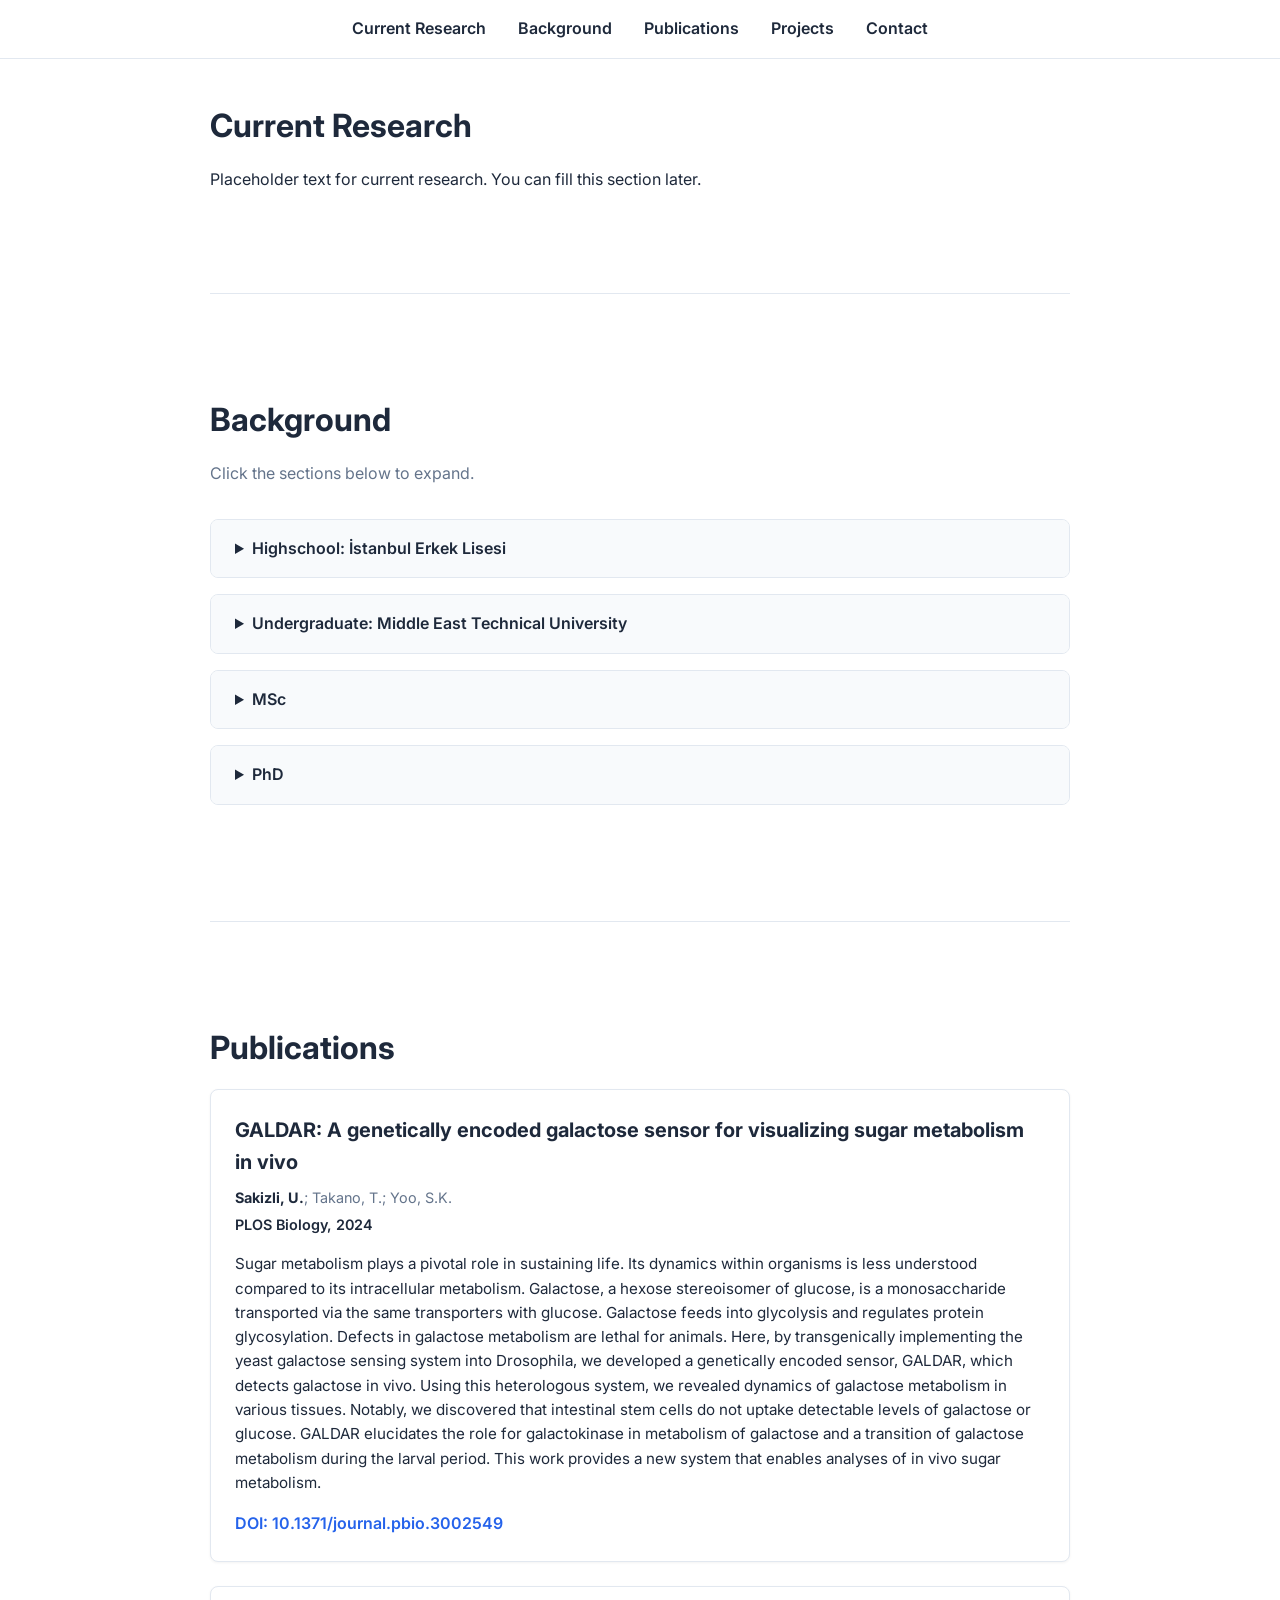
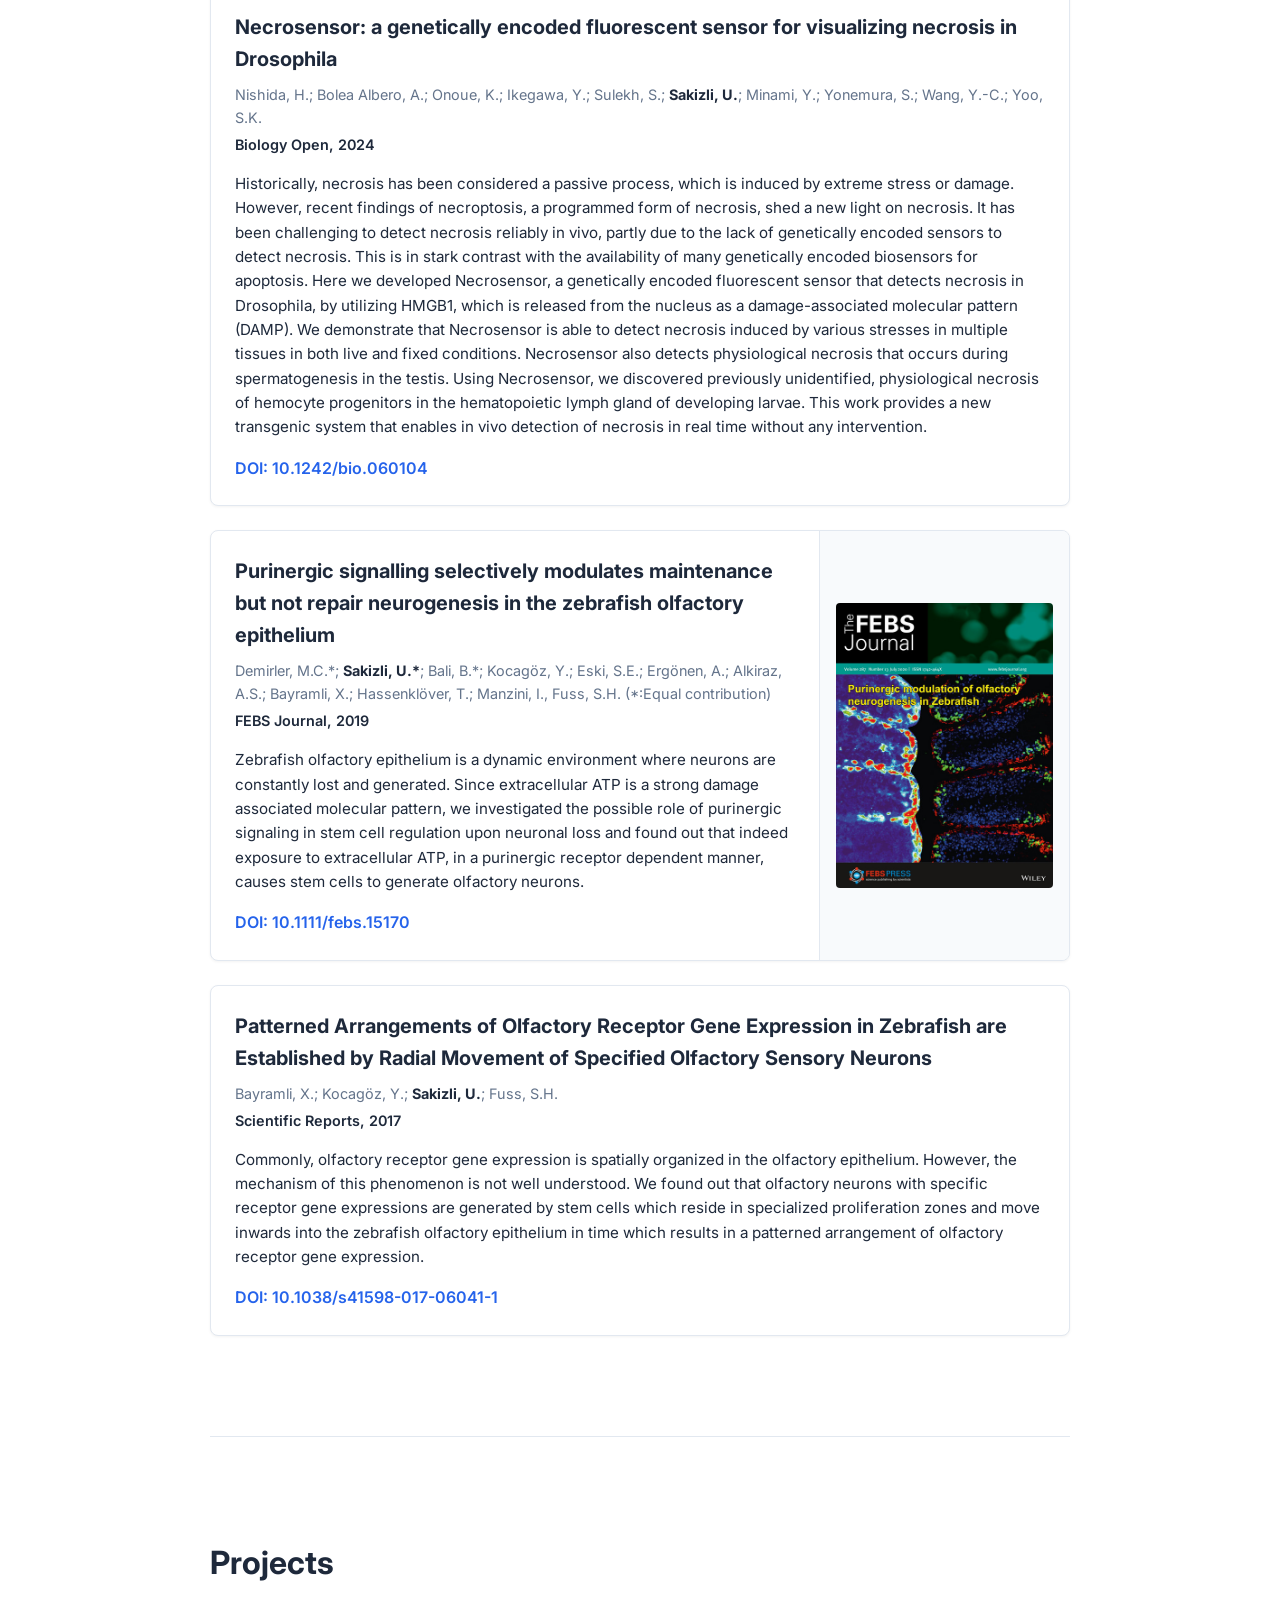
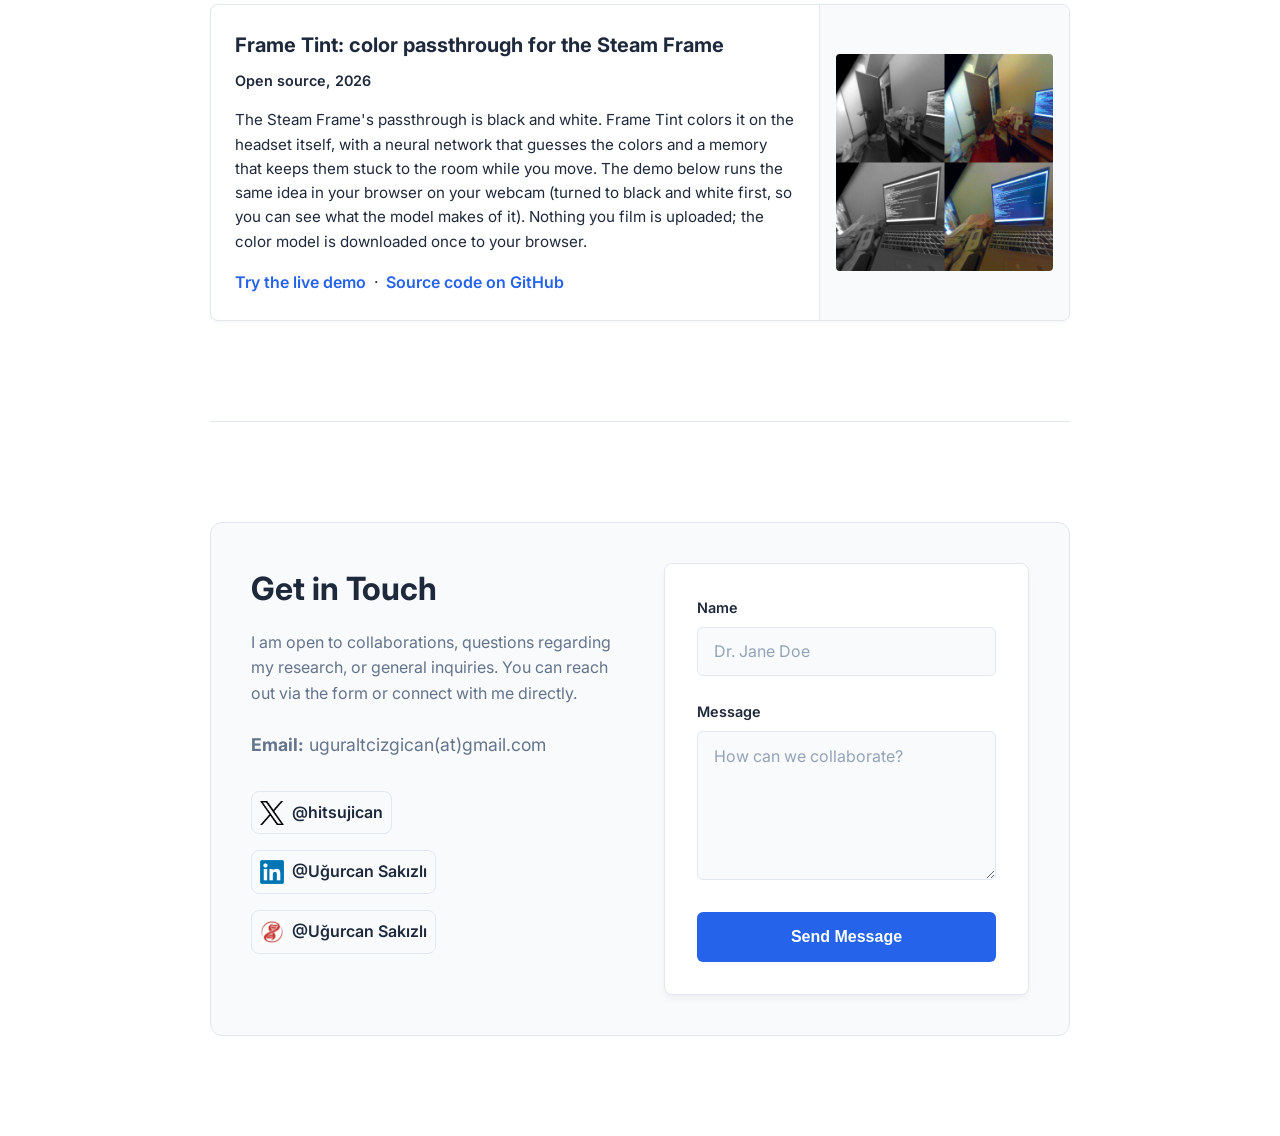
<file: index.html>
<!DOCTYPE html>
<html lang="en">
<head>
  <meta charset="UTF-8">
  <meta name="viewport" content="width=device-width, initial-scale=1.0">
  <title>Uğurcan Sakızlı - Portfolio</title>
  <link rel="preconnect" href="https://fonts.googleapis.com">
  <link rel="preconnect" href="https://fonts.gstatic.com" crossorigin>
  <link href="https://fonts.googleapis.com/css2?family=Inter:wght@400;600;700&display=swap" rel="stylesheet">
  <link rel="stylesheet" type="text/css" href="styles.css">
</head>
<body>
  <header class="fixed-header">
    <nav>
      <ul>
        <li><a href="#section-research">Current Research</a></li>
        <li><a href="#section1">Background</a></li>
        <li><a href="#section2">Publications</a></li>
        <li><a href="#section-projects">Projects</a></li>
        <li><a href="#section-contact">Contact</a></li>
      </ul>
    </nav>
  </header>
  
  <main class="container">
    <section id="section-research" class="section">
      <h2>Current Research</h2>
      <p>Placeholder text for current research. You can fill this section later.</p>
    </section>

    <section id="section1" class="section">
      <h2>Background</h2>
      <p class="subtitle">Click the sections below to expand.</p>
      
      <details class="accordion">
        <summary>Highschool: İstanbul Erkek Lisesi</summary>
        <div class="accordion-content">
          <p>İstanbul Erkek Lisesi is one of the most prestigious high schools in Turkey.</p>
          <p>Its Germany-based style of education provides the students with a skill set which prioritizes critical thinking and problem solving.</p>
          <p>I graduated İstanbul Erkek Lisesi with an Abitur, which is equal to what a German student obtains after graduating the highest tier high school in Germany.</p>
        </div>
      </details>

      <details class="accordion">
        <summary>Undergraduate: Middle East Technical University</summary>
        <div class="accordion-content">
          <p>METU is one of the highest ranking universities in Turkey -3rd in 2023. My major here was biology.</p>
          <p>During my undergraduate education in METU I focused on learning as much as possible on a wide variety of topics.</p>
          <p>In the last two years of my studies I was hooked to immunology greatly because of wonderful classes by Mayda Gürsel. I completed many grad-level immunology courses with best scores in the class.</p>
          <p>In addition to immunology, I learned recombinant DNA techniques and transitioned into molecular biology.</p>
        </div>
      </details>
      
      <details class="accordion">
        <summary>MSc</summary>
        <div class="accordion-content">
          <p>Explanatory text for MSc.</p>
        </div>
      </details>

      <details class="accordion">
        <summary>PhD</summary>
        <div class="accordion-content">
          <p>Explanatory text for PhD.</p>
        </div>
      </details>
    </section>
    
    <section id="section2" class="section">
      <h2>Publications</h2>
      <div class="publication-list">

        <div class="publication-card">
          <div class="publication-content">
            <h3>GALDAR: A genetically encoded galactose sensor for visualizing sugar metabolism in vivo</h3>
            <p class="authors"><span class="author-bold">Sakizli, U.</span>; Takano, T.; Yoo, S.K.</p>
            <p class="publication-year">PLOS Biology, 2024</p>
            <p class="description">Sugar metabolism plays a pivotal role in sustaining life. Its dynamics within organisms is less understood compared to its intracellular metabolism. Galactose, a hexose stereoisomer of glucose, is a monosaccharide transported via the same transporters with glucose. Galactose feeds into glycolysis and regulates protein glycosylation. Defects in galactose metabolism are lethal for animals. Here, by transgenically implementing the yeast galactose sensing system into Drosophila, we developed a genetically encoded sensor, GALDAR, which detects galactose in vivo. Using this heterologous system, we revealed dynamics of galactose metabolism in various tissues. Notably, we discovered that intestinal stem cells do not uptake detectable levels of galactose or glucose. GALDAR elucidates the role for galactokinase in metabolism of galactose and a transition of galactose metabolism during the larval period. This work provides a new system that enables analyses of in vivo sugar metabolism.</p>
            <a href="https://journals.plos.org/plosbiology/article?id=10.1371/journal.pbio.3002549" target="_blank" class="publication-link">DOI: 10.1371/journal.pbio.3002549</a>
          </div>
        </div>

        <div class="publication-card">
          <div class="publication-content">
            <h3>Necrosensor: a genetically encoded fluorescent sensor for visualizing necrosis in Drosophila</h3>
            <p class="authors">Nishida, H.; Bolea Albero, A.; Onoue, K.; Ikegawa, Y.; Sulekh, S.; <span class="author-bold">Sakizli, U.</span>; Minami, Y.; Yonemura, S.; Wang, Y.-C.; Yoo, S.K.</p>
            <p class="publication-year">Biology Open, 2024</p>
            <p class="description">Historically, necrosis has been considered a passive process, which is induced by extreme stress or damage. However, recent findings of necroptosis, a programmed form of necrosis, shed a new light on necrosis. It has been challenging to detect necrosis reliably in vivo, partly due to the lack of genetically encoded sensors to detect necrosis. This is in stark contrast with the availability of many genetically encoded biosensors for apoptosis. Here we developed Necrosensor, a genetically encoded fluorescent sensor that detects necrosis in Drosophila, by utilizing HMGB1, which is released from the nucleus as a damage-associated molecular pattern (DAMP). We demonstrate that Necrosensor is able to detect necrosis induced by various stresses in multiple tissues in both live and fixed conditions. Necrosensor also detects physiological necrosis that occurs during spermatogenesis in the testis. Using Necrosensor, we discovered previously unidentified, physiological necrosis of hemocyte progenitors in the hematopoietic lymph gland of developing larvae. This work provides a new transgenic system that enables in vivo detection of necrosis in real time without any intervention.</p>
            <a href="https://journals.biologists.com/bio/article/13/1/bio060104/342473" target="_blank" class="publication-link">DOI: 10.1242/bio.060104</a>
          </div>
        </div>
        
        <div class="publication-card">
          <div class="publication-content">
            <h3>Purinergic signalling selectively modulates maintenance but not repair neurogenesis in the zebrafish olfactory epithelium</h3>
            <p class="authors">Demirler, M.C.*; <span class="author-bold">Sakizli, U.*</span>; Bali, B.*; Kocagöz, Y.; Eski, S.E.; Ergönen, A.; Alkiraz, A.S.; Bayramli, X.; Hassenklöver, T.; Manzini, I., Fuss, S.H. (*:Equal contribution)</p>
            <p class="publication-year">FEBS Journal, 2019</p>
            <p class="description">Zebrafish olfactory epithelium is a dynamic environment where neurons are constantly lost and generated. Since extracellular ATP is a strong damage associated molecular pattern, we investigated the possible role of purinergic signaling in stem cell regulation upon neuronal loss and found out that indeed exposure to extracellular ATP, in a purinergic receptor dependent manner, causes stem cells to generate olfactory neurons.</p>
            <a href="https://febs.onlinelibrary.wiley.com/doi/full/10.1111/febs.15170" target="_blank" class="publication-link">DOI: 10.1111/febs.15170</a>
          </div>
          <div class="publication-image">
            <img src="images/febs.jpg" alt="FEBS Journal Graphical Abstract">
          </div>
        </div>

        <div class="publication-card">
          <div class="publication-content">
            <h3>Patterned Arrangements of Olfactory Receptor Gene Expression in Zebrafish are Established by Radial Movement of Specified Olfactory Sensory Neurons</h3>
            <p class="authors">Bayramli, X.; Kocagöz, Y.; <span class="author-bold">Sakizli, U.</span>; Fuss, S.H.</p>
            <p class="publication-year">Scientific Reports, 2017</p>
            <p class="description">Commonly, olfactory receptor gene expression is spatially organized in the olfactory epithelium. However, the mechanism of this phenomenon is not well understood. We found out that olfactory neurons with specific receptor gene expressions are generated by stem cells which reside in specialized proliferation zones and move inwards into the zebrafish olfactory epithelium in time which results in a patterned arrangement of olfactory receptor gene expression.</p>
            <a href="https://www.nature.com/articles/s41598-017-06041-1" target="_blank" class="publication-link">DOI: 10.1038/s41598-017-06041-1</a>
          </div>
        </div>

      </div>
    </section>

    <section id="section-projects" class="section">
      <h2>Projects</h2>
      <div class="publication-list">

        <div class="publication-card">
          <div class="publication-content">
            <h3>Frame Tint: color passthrough for the Steam Frame</h3>
            <p class="publication-year">Open source, 2026</p>
            <p class="description">The Steam Frame's passthrough is black and white. Frame Tint colors it on the headset itself, with a neural network that guesses the colors and a memory that keeps them stuck to the room while you move. The demo below runs the same idea in your browser on your webcam (turned to black and white first, so you can see what the model makes of it). Nothing you film is uploaded; the color model is downloaded once to your browser.</p>
            <a href="frame-tint/" class="publication-link">Try the live demo</a>
            &nbsp;&middot;&nbsp;
            <a href="https://github.com/ugurcansakizli/frame-tint" target="_blank" class="publication-link">Source code on GitHub</a>
          </div>
          <div class="publication-image">
            <img src="images/frame-tint-example.jpg" alt="Black and white camera pictures next to the colored result">
          </div>
        </div>

      </div>
    </section>

    <section id="section-contact" class="section">
      <div class="contact-container">
        <div class="contact-info">
          <h2>Get in Touch</h2>
          <p>I am open to collaborations, questions regarding my research, or general inquiries. You can reach out via the form or connect with me directly.</p>
          
          <div class="direct-contact">
            <p><strong>Email:</strong> uguraltcizgican(at)gmail.com</p>
          </div>
          
          <div class="social-links">
            <a href="https://twitter.com/hitsujican" target="_blank" class="social-item">
              <img src="images/twitter-logo.png" alt="Twitter">
              <span>@hitsujican</span>
            </a>
            <a href="https://www.linkedin.com/in/u%C4%9Furcan-sak%C4%B1zl%C4%B1-64880514b/" target="_blank" class="social-item">
              <img src="images/linkedin-logo.png" alt="LinkedIn">
              <span>@Uğurcan Sakızlı</span>
            </a>
            <a href="https://evrimagaci.org/babalus116" target="_blank" class="social-item">
              <img src="images/evrim-logo.webp" alt="Evrim Agaci">
              <span>@Uğurcan Sakızlı</span>
            </a>
          </div>
        </div>

        <div class="contact-form-wrapper">
          <form id="fs-frm" name="simple-contact-form" accept-charset="utf-8" action="https://formspree.io/f/myyqjyly" method="post" class="contact-form">
            <fieldset id="fs-frm-inputs">
              <div class="form-group">
                <label for="full-name">Name</label>
                <input type="text" name="name" id="full-name" placeholder="Dr. Jane Doe" required="">
              </div>
              <div class="form-group">
                <label for="message">Message</label>
                <textarea rows="6" name="message" id="message" placeholder="How can we collaborate?" required=""></textarea>
              </div>
              <input type="hidden" name="_subject" id="email-subject" value="Website Contact Form Submission">
            </fieldset>
            <button type="submit" class="submit-btn">Send Message</button>
          </form>
        </div>
      </div>
    </section>
  </main>
  
  <script src="script.js"></script>
</body>
</html>
</file>
<file: styles.css>
:root {
  --primary-color: #2563eb;
  --bg-color: #ffffff;
  --bg-alt: #f8fafc;
  --text-main: #1e293b;
  --text-muted: #64748b;
  --border-color: #e2e8f0;
  --header-bg: rgba(255, 255, 255, 0.95);
}

* {
  box-sizing: border-box;
  margin: 0;
  padding: 0;
}

body {
  font-family: 'Inter', Arial, sans-serif;
  color: var(--text-main);
  background-color: var(--bg-color);
  line-height: 1.6;
}

/* Typography */
h2 {
  font-size: 2rem;
  margin-bottom: 1rem;
  color: var(--text-main);
}
.subtitle {
  color: var(--text-muted);
  margin-bottom: 2rem;
}

/* Layout */
.container {
  max-width: 900px;
  margin: 0 auto;
  padding: 0 20px;
}
.section {
  padding: 100px 0;
  border-bottom: 1px solid var(--border-color);
}
.section:last-child {
  border-bottom: none;
}

/* Navigation */
.fixed-header {
  position: fixed;
  top: 0;
  width: 100%;
  background-color: var(--header-bg);
  backdrop-filter: blur(5px);
  border-bottom: 1px solid var(--border-color);
  z-index: 1000;
  padding: 1rem 0;
}
nav ul {
  display: flex;
  justify-content: center;
  list-style: none;
  gap: 2rem;
}
nav a {
  text-decoration: none;
  color: var(--text-main);
  font-weight: 600;
  transition: color 0.2s ease;
}
nav a:hover {
  color: var(--primary-color);
}

/* Accordion (Background Section) */
.accordion {
  margin-bottom: 1rem;
  border: 1px solid var(--border-color);
  border-radius: 8px;
  background-color: var(--bg-color);
  overflow: hidden;
}
.accordion summary {
  padding: 1rem 1.5rem;
  font-weight: 600;
  cursor: pointer;
  background-color: var(--bg-alt);
  user-select: none;
}
.accordion summary:hover {
  background-color: #f1f5f9;
}
.accordion-content {
  padding: 1.5rem;
  border-top: 1px solid var(--border-color);
}
.accordion-content p {
  margin-bottom: 0.75rem;
}

/* Publications */
.publication-list {
  display: flex;
  flex-direction: column;
  gap: 1.5rem;
}
.publication-card {
  display: flex;
  flex-direction: column;
  border: 1px solid var(--border-color);
  border-radius: 8px;
  background-color: var(--bg-color);
  overflow: hidden;
  box-shadow: 0 1px 3px rgba(0,0,0,0.05);
}
.publication-content {
  padding: 1.5rem;
  flex: 1;
}
.publication-content h3 {
  font-size: 1.25rem;
  margin-bottom: 0.5rem;
}
.authors {
  color: var(--text-muted);
  font-size: 0.9rem;
  margin-bottom: 0.25rem;
}
.author-bold {
  font-weight: 700;
  color: var(--text-main);
}
.publication-year {
  font-weight: 600;
  font-size: 0.9rem;
  margin-bottom: 1rem;
}
.description {
  margin-bottom: 1rem;
  font-size: 0.95rem;
}
.publication-link {
  display: inline-block;
  color: var(--primary-color);
  text-decoration: none;
  font-weight: 600;
}
.publication-link:hover {
  text-decoration: underline;
}
.publication-image {
  background-color: var(--bg-alt);
  display: flex;
  align-items: center;
  justify-content: center;
  padding: 1rem;
  border-top: 1px solid var(--border-color);
}
.publication-image img {
  max-width: 100%;
  height: auto;
  border-radius: 4px;
}

@media (min-width: 768px) {
  .publication-card {
    flex-direction: row;
  }
  .publication-image {
    width: 250px;
    border-top: none;
    border-left: 1px solid var(--border-color);
  }
}

/* Contact Section */
.contact-container {
  display: grid;
  grid-template-columns: 1fr;
  gap: 3rem;
  background-color: var(--bg-alt);
  padding: 2.5rem;
  border-radius: 12px;
  border: 1px solid var(--border-color);
}

@media (min-width: 768px) {
  .contact-container {
    grid-template-columns: 1fr 1fr;
  }
}

.contact-info h2 {
  margin-bottom: 1rem;
}

.contact-info p {
  color: var(--text-muted);
  margin-bottom: 1.5rem;
}

.direct-contact {
  margin-bottom: 2rem;
  font-size: 1.1rem;
  color: var(--text-main);
}

.social-links {
  display: flex;
  flex-direction: column;
  gap: 1rem;
}

.social-item {
  display: flex;
  align-items: center;
  gap: 0.5rem;
  text-decoration: none;
  color: var(--text-main);
  font-weight: 600;
  padding: 0.5rem;
  border: 1px solid var(--border-color);
  border-radius: 8px;
  width: max-content;
  transition: background 0.2s;
}

.social-item:hover {
  background-color: var(--bg-color);
}

.social-item img {
  width: 24px;
  height: 24px;
}

.contact-form-wrapper {
  background-color: var(--bg-color);
  padding: 2rem;
  border-radius: 8px;
  box-shadow: 0 4px 6px -1px rgba(0, 0, 0, 0.05);
  border: 1px solid var(--border-color);
}

.contact-form fieldset {
  border: none;
  padding: 0;
  margin: 0;
}

.form-group {
  margin-bottom: 1.5rem;
}

.form-group label {
  display: block;
  font-size: 0.9rem;
  font-weight: 600;
  color: var(--text-main);
  margin-bottom: 0.5rem;
}

.form-group input,
.form-group textarea {
  width: 100%;
  padding: 0.85rem 1rem;
  background-color: var(--bg-alt);
  border: 1px solid var(--border-color);
  border-radius: 6px;
  font-family: inherit;
  font-size: 1rem;
  color: var(--text-main);
  transition: all 0.2s ease;
}

.form-group input::placeholder,
.form-group textarea::placeholder {
  color: #94a3b8;
}

.form-group input:focus,
.form-group textarea:focus {
  outline: none;
  background-color: var(--bg-color);
  border-color: var(--primary-color);
  box-shadow: 0 0 0 3px rgba(37, 99, 235, 0.15);
}

.submit-btn {
  width: 100%;
  background-color: var(--primary-color);
  color: white;
  padding: 1rem;
  border: none;
  border-radius: 6px;
  font-size: 1rem;
  font-weight: 600;
  cursor: pointer;
  transition: background-color 0.2s;
}

.submit-btn:hover {
  background-color: #1d4ed8;
}
</file>
